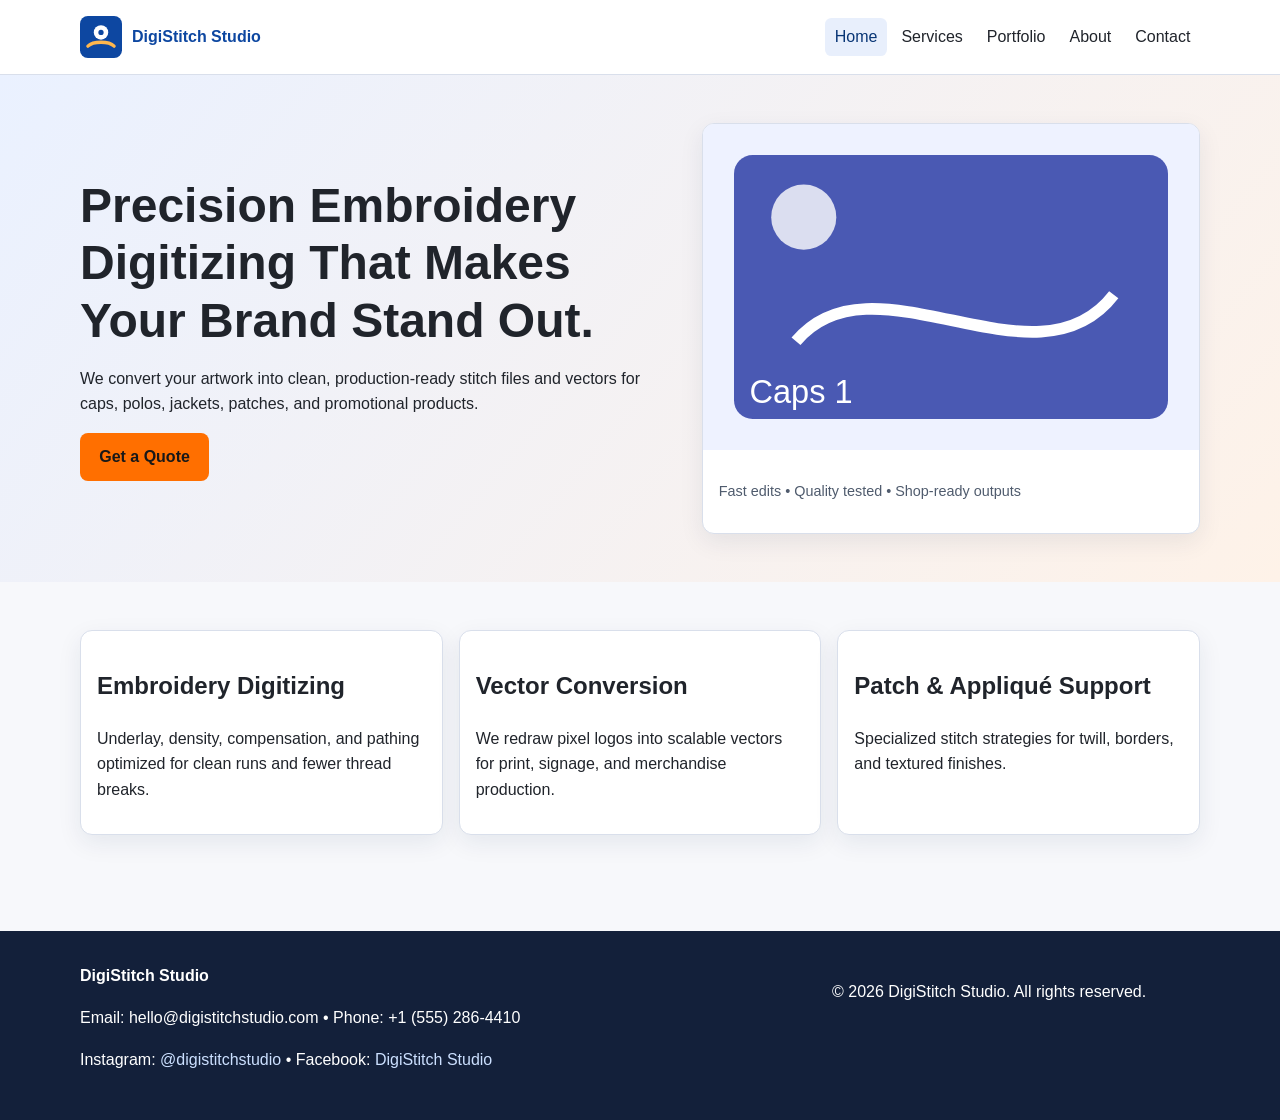
<file: index.html>
<!doctype html>
<html lang="en">
<head>
  <meta charset="UTF-8" />
  <meta name="viewport" content="width=device-width, initial-scale=1.0" />
  <title>DigiStitch Studio | Embroidery Digitizing & Vector Art Services</title>
  <meta name="description" content="DigiStitch Studio delivers fast embroidery digitizing, vector conversion, and custom patch-ready artwork for apparel brands and print shops." />
  <meta property="og:title" content="DigiStitch Studio | Digitizing and Vector Conversion" />
  <meta property="og:description" content="Premium embroidery files, vector art, and custom patch design with quick turnaround." />
  <meta property="og:type" content="website" />
  <meta property="og:url" content="https://example.com/" />
  <meta property="og:image" content="assets/images/portfolio-logo-1.svg" />
  <link rel="icon" type="image/svg+xml" href="assets/images/favicon.svg" />
  <link rel="stylesheet" href="assets/css/styles.css" />
</head>
<body>
  <header class="site-header">
    <div class="container header-inner">
      <a class="logo-wrap" href="index.html" aria-label="DigiStitch Studio home">
        <img src="assets/images/logo.svg" alt="DigiStitch Studio thread spool logo" />
        <span>DigiStitch Studio</span>
      </a>
      <button class="nav-toggle" data-nav-toggle aria-expanded="false" aria-label="Toggle site navigation">Menu</button>
      <nav class="main-nav" data-main-nav>
        <a class="active" href="index.html">Home</a>
        <a href="services.html">Services</a>
        <a href="portfolio.html">Portfolio</a>
        <a href="about.html">About</a>
        <a href="contact.html">Contact</a>
      </nav>
    </div>
  </header>

  <main>
    <section class="hero">
      <div class="container hero-grid">
        <div>
          <h1>Precision Embroidery Digitizing That Makes Your Brand Stand Out.</h1>
          <p>We convert your artwork into clean, production-ready stitch files and vectors for caps, polos, jackets, patches, and promotional products.</p>
          <a class="btn btn-primary" href="contact.html">Get a Quote</a>
        </div>
        <div class="card">
          <img src="assets/images/portfolio-caps-1.svg" alt="Sample cap embroidery design in thread colors" />
          <div class="card-body">
            <p class="meta">Fast edits • Quality tested • Shop-ready outputs</p>
          </div>
        </div>
      </div>
    </section>

    <section class="page-section">
      <div class="container card-grid">
        <article class="card"><div class="card-body"><h2>Embroidery Digitizing</h2><p>Underlay, density, compensation, and pathing optimized for clean runs and fewer thread breaks.</p></div></article>
        <article class="card"><div class="card-body"><h2>Vector Conversion</h2><p>We redraw pixel logos into scalable vectors for print, signage, and merchandise production.</p></div></article>
        <article class="card"><div class="card-body"><h2>Patch & Appliqué Support</h2><p>Specialized stitch strategies for twill, borders, and textured finishes.</p></div></article>
      </div>
    </section>
  </main>

  <footer class="site-footer">
    <div class="container footer-grid">
      <div>
        <strong>DigiStitch Studio</strong>
        <p>Email: hello@digistitchstudio.com • Phone: +1 (555) 286-4410</p>
        <p>Instagram: <a href="#">@digistitchstudio</a> • Facebook: <a href="#">DigiStitch Studio</a></p>
      </div>
      <p>© 2026 DigiStitch Studio. All rights reserved.</p>
    </div>
  </footer>

  <script src="assets/js/main.js"></script>
</body>
</html>
</file>
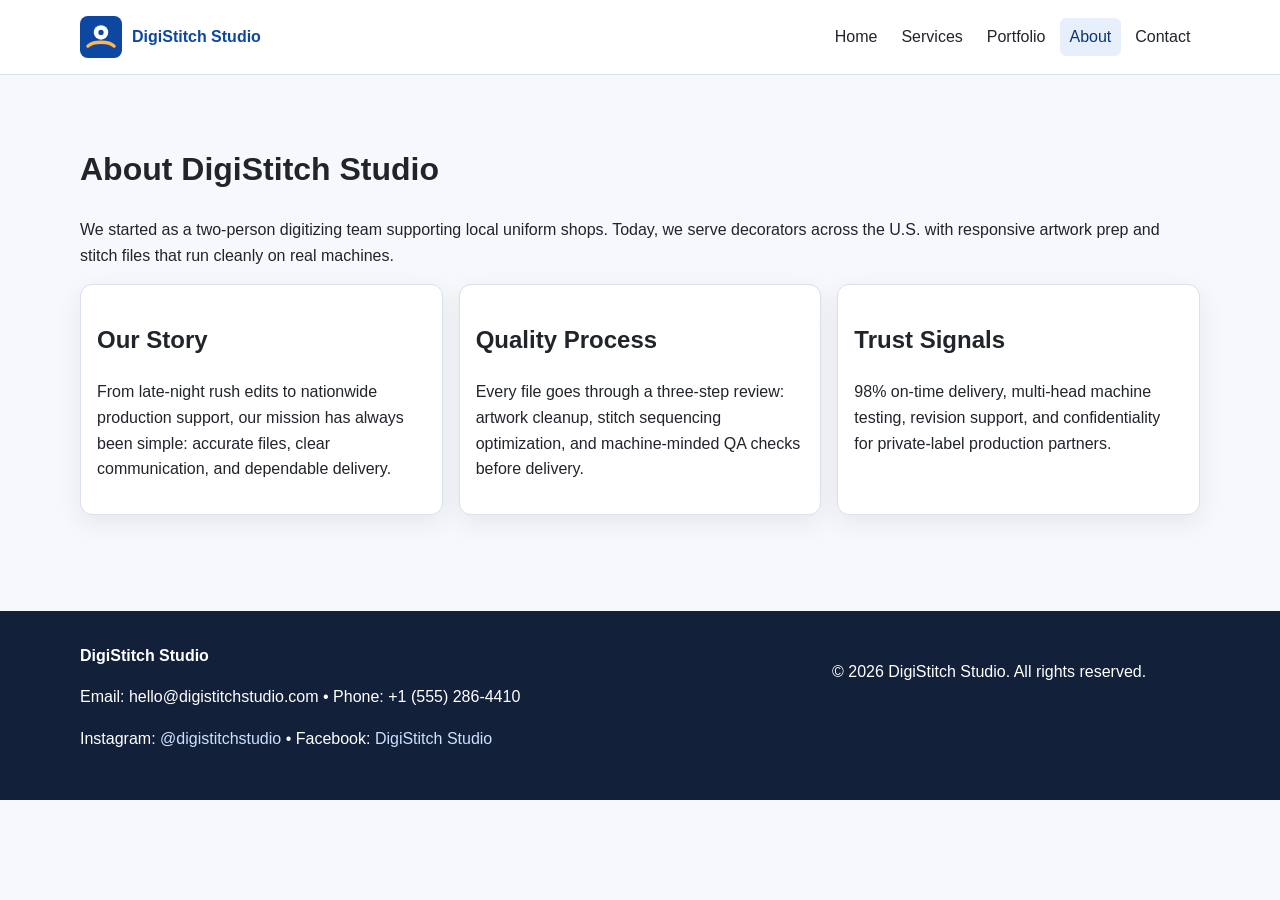
<file: about.html>
<!doctype html>
<html lang="en">
<head>
  <meta charset="UTF-8" />
  <meta name="viewport" content="width=device-width, initial-scale=1.0" />
  <title>About Us | DigiStitch Studio</title>
  <meta name="description" content="Learn about DigiStitch Studio's story, quality process, and trusted embroidery digitizing support for brands and decorators." />
  <link rel="icon" type="image/svg+xml" href="assets/images/favicon.svg" />
  <link rel="stylesheet" href="assets/css/styles.css" />
</head>
<body>
<header class="site-header"><div class="container header-inner"><a class="logo-wrap" href="index.html"><img src="assets/images/logo.svg" alt="DigiStitch Studio logo with spool and stitch line" /><span>DigiStitch Studio</span></a><button class="nav-toggle" data-nav-toggle aria-expanded="false">Menu</button><nav class="main-nav" data-main-nav><a href="index.html">Home</a><a href="services.html">Services</a><a href="portfolio.html">Portfolio</a><a class="active" href="about.html">About</a><a href="contact.html">Contact</a></nav></div></header>
<main class="page-section">
  <div class="container">
    <h1>About DigiStitch Studio</h1>
    <p>We started as a two-person digitizing team supporting local uniform shops. Today, we serve decorators across the U.S. with responsive artwork prep and stitch files that run cleanly on real machines.</p>
    <div class="card-grid">
      <article class="card"><div class="card-body"><h2>Our Story</h2><p>From late-night rush edits to nationwide production support, our mission has always been simple: accurate files, clear communication, and dependable delivery.</p></div></article>
      <article class="card"><div class="card-body"><h2>Quality Process</h2><p>Every file goes through a three-step review: artwork cleanup, stitch sequencing optimization, and machine-minded QA checks before delivery.</p></div></article>
      <article class="card"><div class="card-body"><h2>Trust Signals</h2><p>98% on-time delivery, multi-head machine testing, revision support, and confidentiality for private-label production partners.</p></div></article>
    </div>
  </div>
</main>
<footer class="site-footer"><div class="container footer-grid"><div><strong>DigiStitch Studio</strong><p>Email: hello@digistitchstudio.com • Phone: +1 (555) 286-4410</p><p>Instagram: <a href="#">@digistitchstudio</a> • Facebook: <a href="#">DigiStitch Studio</a></p></div><p>© 2026 DigiStitch Studio. All rights reserved.</p></div></footer>
<script src="assets/js/main.js"></script>
</body>
</html>
</file>
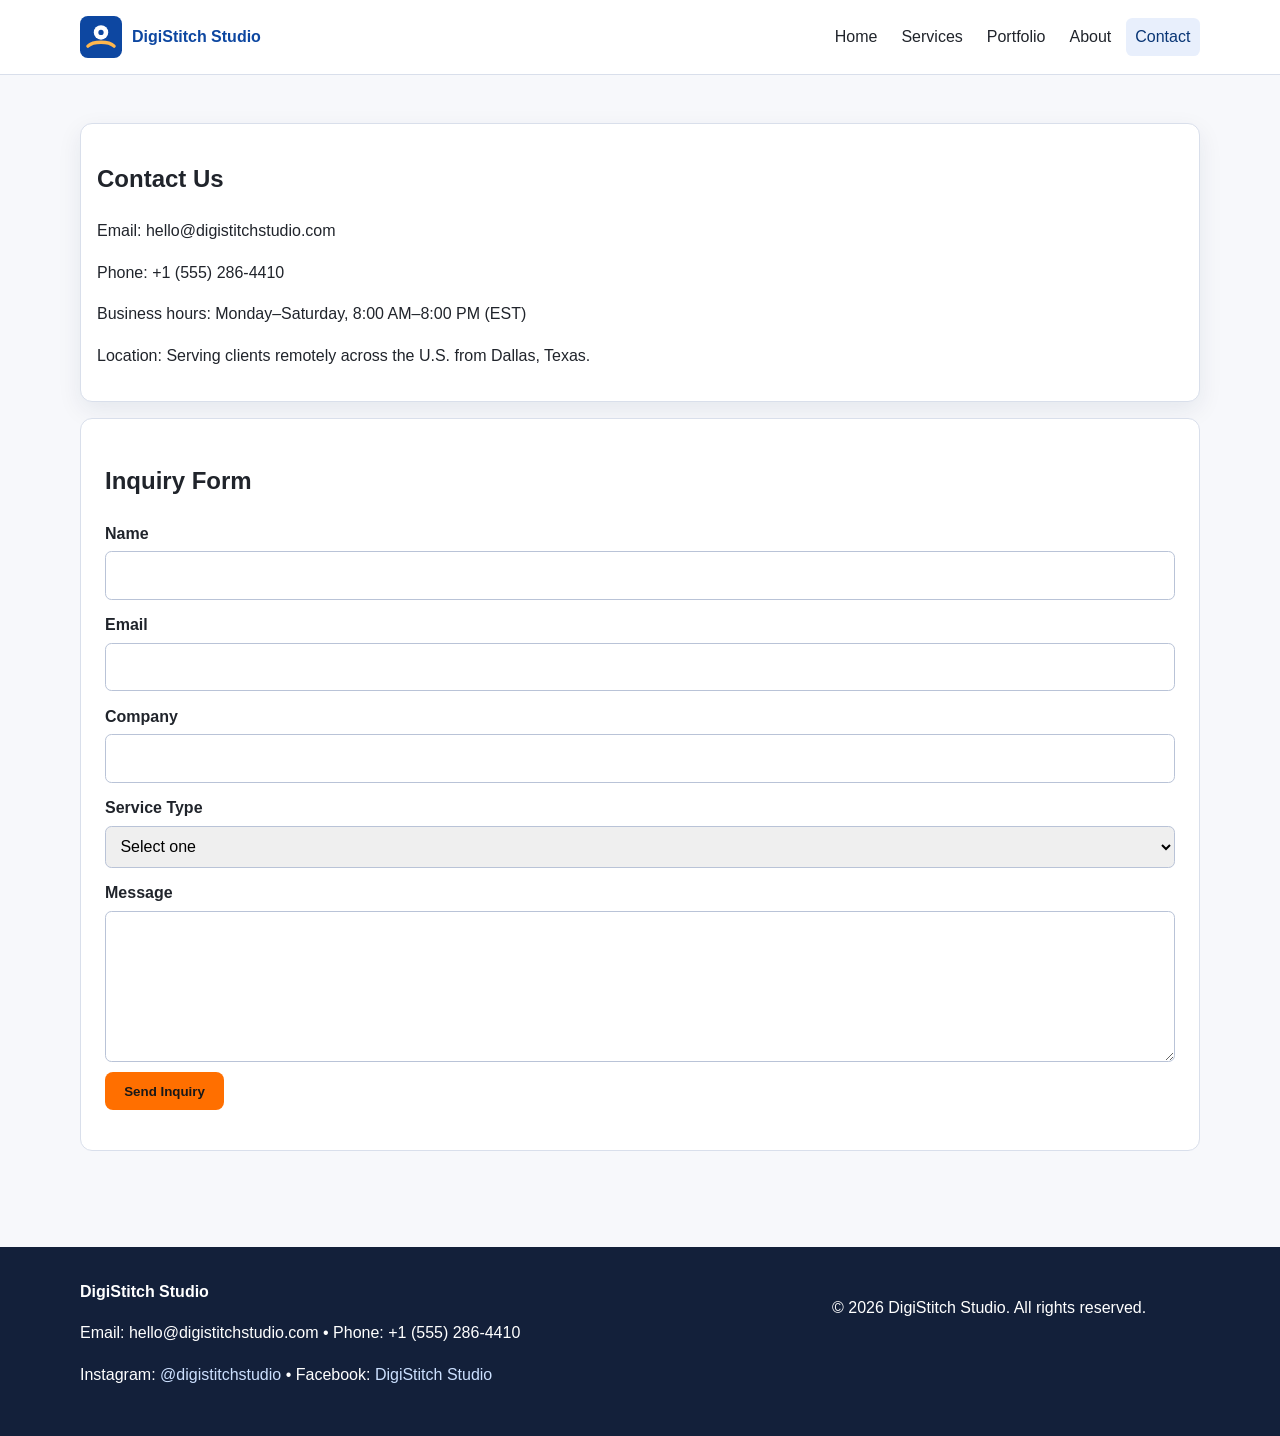
<file: contact.html>
<!doctype html>
<html lang="en">
<head>
  <meta charset="UTF-8" />
  <meta name="viewport" content="width=device-width, initial-scale=1.0" />
  <title>Contact | DigiStitch Studio</title>
  <meta name="description" content="Contact DigiStitch Studio for embroidery digitizing, vector conversion, and patch design inquiries. Request a quote today." />
  <link rel="icon" type="image/svg+xml" href="assets/images/favicon.svg" />
  <link rel="stylesheet" href="assets/css/styles.css" />
</head>
<body>
<header class="site-header"><div class="container header-inner"><a class="logo-wrap" href="index.html"><img src="assets/images/logo.svg" alt="DigiStitch Studio logo mark" /><span>DigiStitch Studio</span></a><button class="nav-toggle" data-nav-toggle aria-expanded="false">Menu</button><nav class="main-nav" data-main-nav><a href="index.html">Home</a><a href="services.html">Services</a><a href="portfolio.html">Portfolio</a><a href="about.html">About</a><a class="active" href="contact.html">Contact</a></nav></div></header>
<main class="page-section">
  <div class="container card-grid" style="grid-template-columns: 1fr;">
    <section class="card">
      <div class="card-body">
        <h1>Contact Us</h1>
        <p>Email: hello@digistitchstudio.com</p>
        <p>Phone: +1 (555) 286-4410</p>
        <p>Business hours: Monday–Saturday, 8:00 AM–8:00 PM (EST)</p>
        <p>Location: Serving clients remotely across the U.S. from Dallas, Texas.</p>
      </div>
    </section>
    <section>
      <form action="#" method="post" data-contact-form novalidate>
        <h2>Inquiry Form</h2>
        <label for="name">Name</label>
        <input id="name" name="name" type="text" autocomplete="name" required />
        <div class="error-text" data-error-for="name"></div>

        <label for="email">Email</label>
        <input id="email" name="email" type="email" autocomplete="email" required />
        <div class="error-text" data-error-for="email"></div>

        <label for="company">Company</label>
        <input id="company" name="company" type="text" autocomplete="organization" />

        <label for="service">Service Type</label>
        <select id="service" name="service" required>
          <option value="">Select one</option>
          <option value="digitizing">Embroidery Digitizing</option>
          <option value="vector">Vector Art Conversion</option>
          <option value="patch">Custom Patch Design</option>
        </select>
        <div class="error-text" data-error-for="service"></div>

        <label for="message">Message</label>
        <textarea id="message" name="message" rows="5" required></textarea>
        <div class="error-text" data-error-for="message"></div>

        <button class="btn btn-primary" type="submit">Send Inquiry</button>
        <p class="form-status" data-form-status aria-live="polite"></p>
      </form>
    </section>
  </div>
</main>
<footer class="site-footer"><div class="container footer-grid"><div><strong>DigiStitch Studio</strong><p>Email: hello@digistitchstudio.com • Phone: +1 (555) 286-4410</p><p>Instagram: <a href="#">@digistitchstudio</a> • Facebook: <a href="#">DigiStitch Studio</a></p></div><p>© 2026 DigiStitch Studio. All rights reserved.</p></div></footer>
<script src="assets/js/main.js"></script>
</body>
</html>
</file>
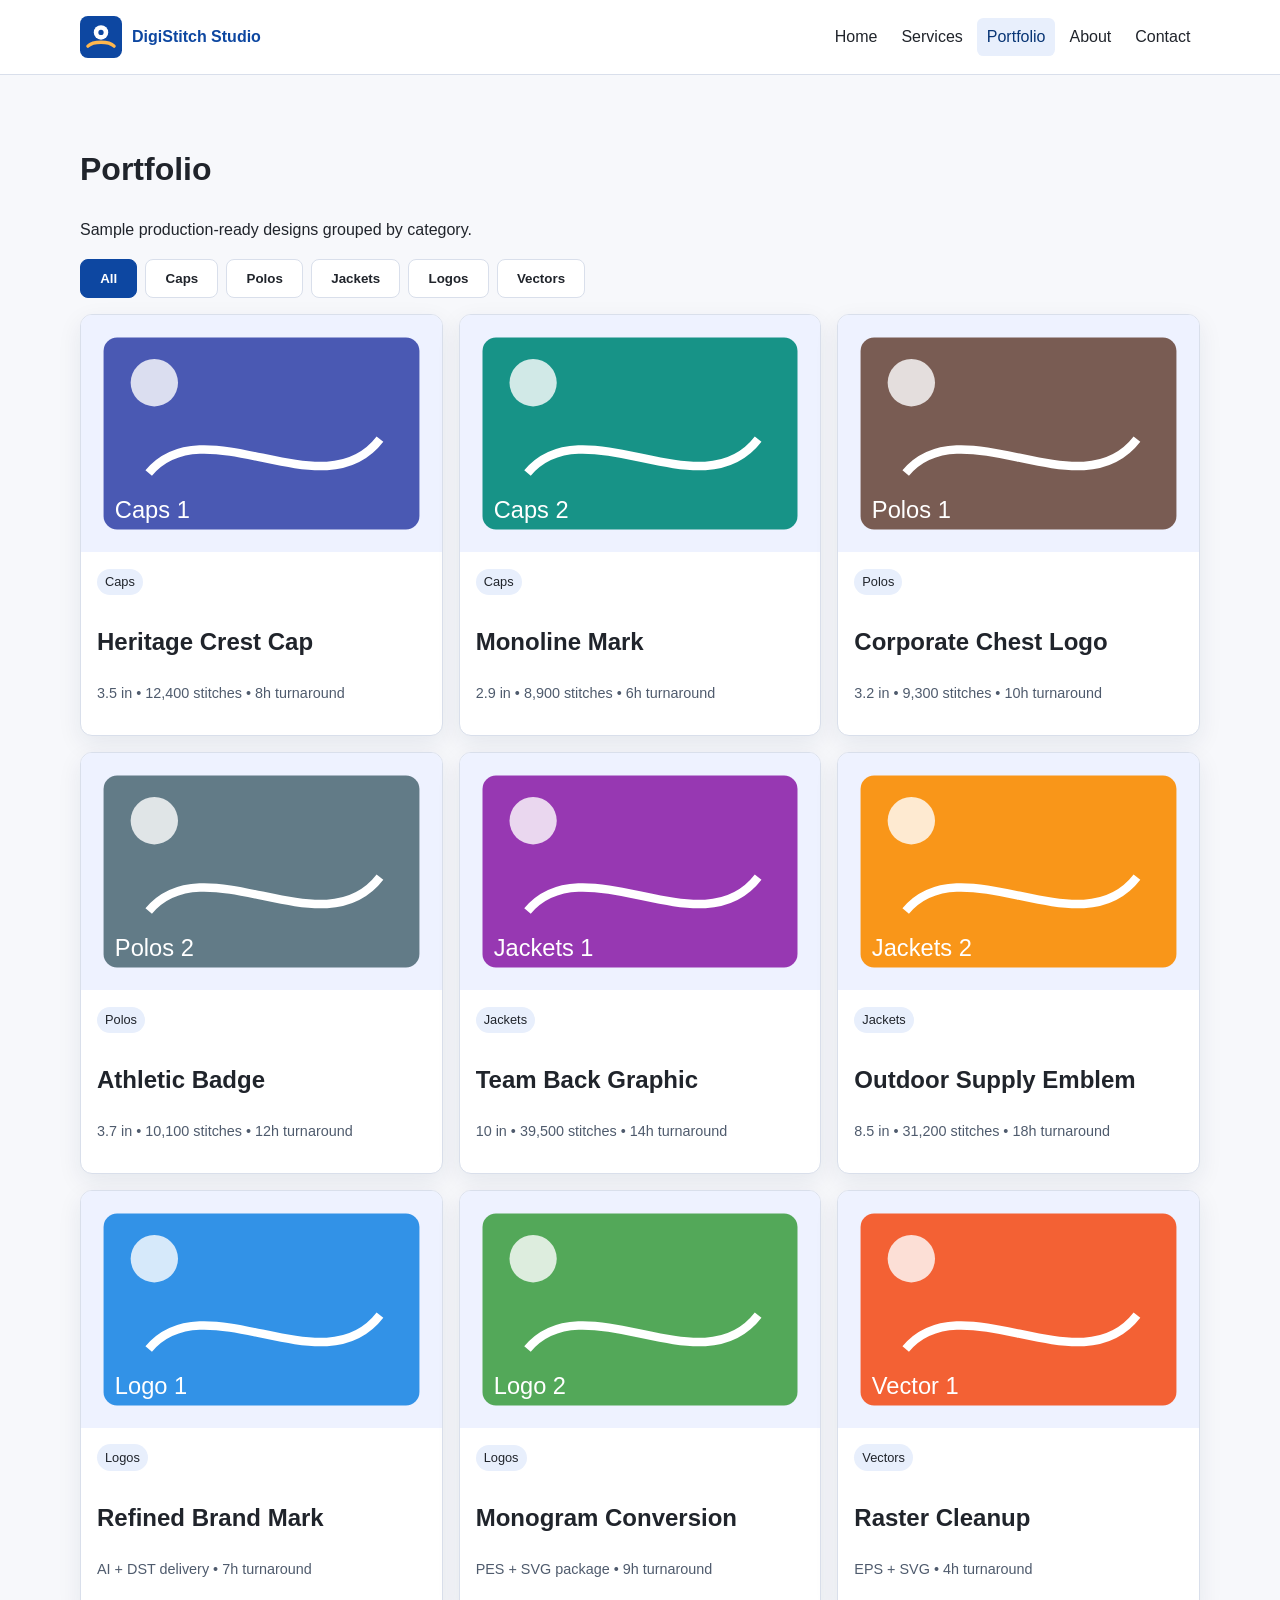
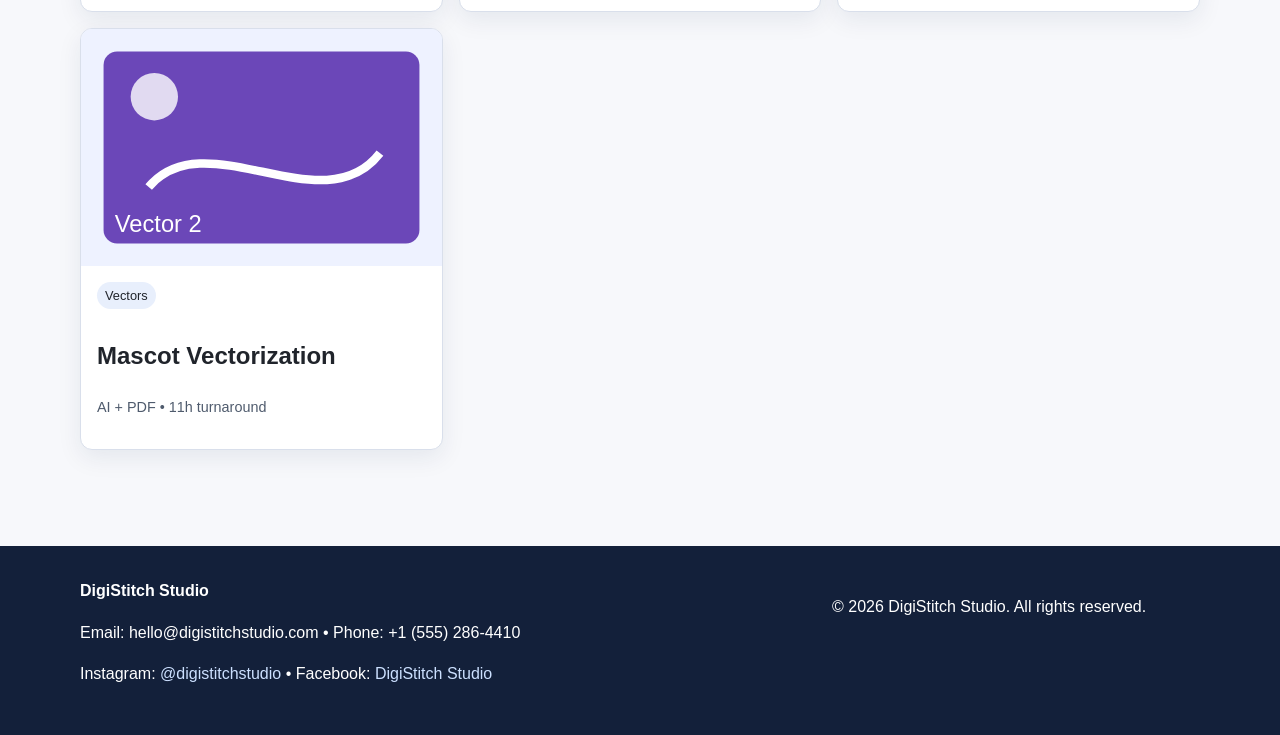
<file: portfolio.html>
<!doctype html>
<html lang="en">
<head>
  <meta charset="UTF-8" />
  <meta name="viewport" content="width=device-width, initial-scale=1.0" />
  <title>Portfolio | DigiStitch Studio</title>
  <meta name="description" content="Browse embroidery and vector samples from DigiStitch Studio, including caps, polos, jackets, logo files, and vector conversions." />
  <link rel="icon" type="image/svg+xml" href="assets/images/favicon.svg" />
  <link rel="stylesheet" href="assets/css/styles.css" />
</head>
<body>
<header class="site-header"><div class="container header-inner"><a class="logo-wrap" href="index.html"><img src="assets/images/logo.svg" alt="DigiStitch Studio logo symbol" /><span>DigiStitch Studio</span></a><button class="nav-toggle" data-nav-toggle aria-expanded="false">Menu</button><nav class="main-nav" data-main-nav><a href="index.html">Home</a><a href="services.html">Services</a><a class="active" href="portfolio.html">Portfolio</a><a href="about.html">About</a><a href="contact.html">Contact</a></nav></div></header>
<main class="page-section">
  <div class="container">
    <h1>Portfolio</h1>
    <p>Sample production-ready designs grouped by category.</p>
    <div class="filter-row" role="group" aria-label="Filter portfolio by category">
      <button class="btn filter-btn active" data-filter-btn data-filter="all">All</button>
      <button class="btn filter-btn" data-filter-btn data-filter="caps">Caps</button>
      <button class="btn filter-btn" data-filter-btn data-filter="polos">Polos</button>
      <button class="btn filter-btn" data-filter-btn data-filter="jackets">Jackets</button>
      <button class="btn filter-btn" data-filter-btn data-filter="logos">Logos</button>
      <button class="btn filter-btn" data-filter-btn data-filter="vectors">Vectors</button>
    </div>
    <section class="card-grid">
      <article class="card" data-portfolio-card data-category="caps"><img src="assets/images/portfolio-caps-1.svg" alt="Caps embroidery sample featuring bold crest logo" /><div class="card-body"><span class="tag">Caps</span><h2>Heritage Crest Cap</h2><p class="meta">3.5 in • 12,400 stitches • 8h turnaround</p></div></article>
      <article class="card" data-portfolio-card data-category="caps"><img src="assets/images/portfolio-caps-2.svg" alt="Structured hat front logo digitized sample" /><div class="card-body"><span class="tag">Caps</span><h2>Monoline Mark</h2><p class="meta">2.9 in • 8,900 stitches • 6h turnaround</p></div></article>
      <article class="card" data-portfolio-card data-category="polos"><img src="assets/images/portfolio-polos-1.svg" alt="Polo shirt chest logo embroidery sample" /><div class="card-body"><span class="tag">Polos</span><h2>Corporate Chest Logo</h2><p class="meta">3.2 in • 9,300 stitches • 10h turnaround</p></div></article>
      <article class="card" data-portfolio-card data-category="polos"><img src="assets/images/portfolio-polos-2.svg" alt="Performance polo branding stitch sample" /><div class="card-body"><span class="tag">Polos</span><h2>Athletic Badge</h2><p class="meta">3.7 in • 10,100 stitches • 12h turnaround</p></div></article>
      <article class="card" data-portfolio-card data-category="jackets"><img src="assets/images/portfolio-jackets-1.svg" alt="Jacket back embroidery patch style sample" /><div class="card-body"><span class="tag">Jackets</span><h2>Team Back Graphic</h2><p class="meta">10 in • 39,500 stitches • 14h turnaround</p></div></article>
      <article class="card" data-portfolio-card data-category="jackets"><img src="assets/images/portfolio-jackets-2.svg" alt="Heavyweight jacket embroidery logo sample" /><div class="card-body"><span class="tag">Jackets</span><h2>Outdoor Supply Emblem</h2><p class="meta">8.5 in • 31,200 stitches • 18h turnaround</p></div></article>
      <article class="card" data-portfolio-card data-category="logos"><img src="assets/images/portfolio-logo-1.svg" alt="Logo redesign and cleanup sample" /><div class="card-body"><span class="tag">Logos</span><h2>Refined Brand Mark</h2><p class="meta">AI + DST delivery • 7h turnaround</p></div></article>
      <article class="card" data-portfolio-card data-category="logos"><img src="assets/images/portfolio-logo-2.svg" alt="Minimal monogram logo digitized sample" /><div class="card-body"><span class="tag">Logos</span><h2>Monogram Conversion</h2><p class="meta">PES + SVG package • 9h turnaround</p></div></article>
      <article class="card" data-portfolio-card data-category="vectors"><img src="assets/images/portfolio-vector-1.svg" alt="Raster to vector conversion sample with clean curves" /><div class="card-body"><span class="tag">Vectors</span><h2>Raster Cleanup</h2><p class="meta">EPS + SVG • 4h turnaround</p></div></article>
      <article class="card" data-portfolio-card data-category="vectors"><img src="assets/images/portfolio-vector-2.svg" alt="Complex mascot vector conversion sample" /><div class="card-body"><span class="tag">Vectors</span><h2>Mascot Vectorization</h2><p class="meta">AI + PDF • 11h turnaround</p></div></article>
    </section>
  </div>
</main>
<footer class="site-footer"><div class="container footer-grid"><div><strong>DigiStitch Studio</strong><p>Email: hello@digistitchstudio.com • Phone: +1 (555) 286-4410</p><p>Instagram: <a href="#">@digistitchstudio</a> • Facebook: <a href="#">DigiStitch Studio</a></p></div><p>© 2026 DigiStitch Studio. All rights reserved.</p></div></footer>
<script src="assets/js/main.js"></script>
</body>
</html>
</file>
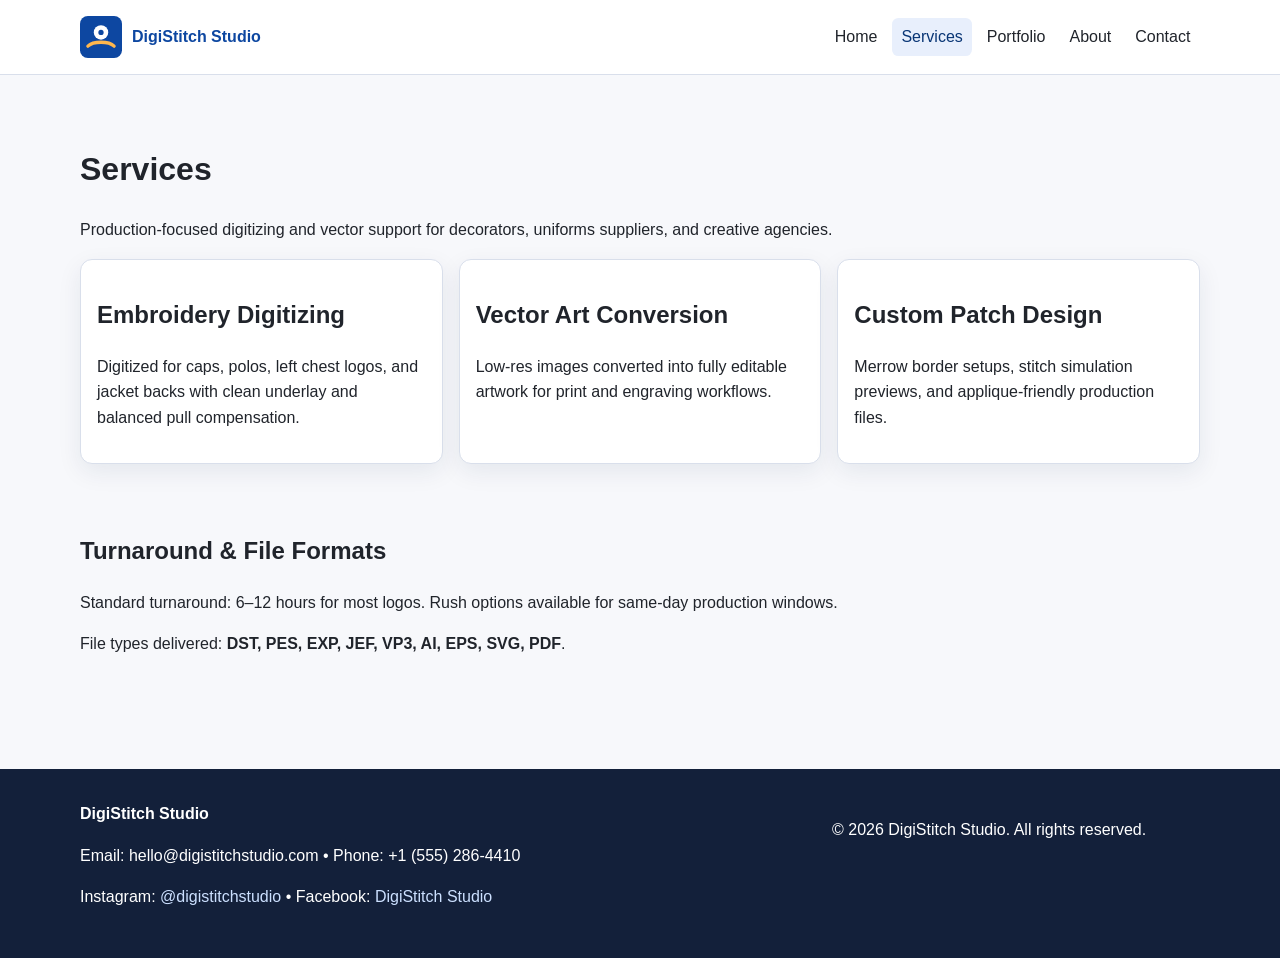
<file: services.html>
<!doctype html>
<html lang="en">
<head>
  <meta charset="UTF-8" />
  <meta name="viewport" content="width=device-width, initial-scale=1.0" />
  <title>Services | DigiStitch Studio</title>
  <meta name="description" content="Explore DigiStitch Studio services: embroidery digitizing, vector art conversion, custom patch design, and fast delivery in DST, PES, AI, EPS, and SVG formats." />
  <link rel="icon" type="image/svg+xml" href="assets/images/favicon.svg" />
  <link rel="stylesheet" href="assets/css/styles.css" />
</head>
<body>
  <header class="site-header"><div class="container header-inner"><a class="logo-wrap" href="index.html"><img src="assets/images/logo.svg" alt="DigiStitch Studio logo icon" /><span>DigiStitch Studio</span></a><button class="nav-toggle" data-nav-toggle aria-expanded="false">Menu</button><nav class="main-nav" data-main-nav><a href="index.html">Home</a><a class="active" href="services.html">Services</a><a href="portfolio.html">Portfolio</a><a href="about.html">About</a><a href="contact.html">Contact</a></nav></div></header>
  <main class="page-section">
    <div class="container">
      <h1>Services</h1>
      <p>Production-focused digitizing and vector support for decorators, uniforms suppliers, and creative agencies.</p>
      <div class="card-grid">
        <article class="card"><div class="card-body"><h2>Embroidery Digitizing</h2><p>Digitized for caps, polos, left chest logos, and jacket backs with clean underlay and balanced pull compensation.</p></div></article>
        <article class="card"><div class="card-body"><h2>Vector Art Conversion</h2><p>Low-res images converted into fully editable artwork for print and engraving workflows.</p></div></article>
        <article class="card"><div class="card-body"><h2>Custom Patch Design</h2><p>Merrow border setups, stitch simulation previews, and applique-friendly production files.</p></div></article>
      </div>
      <section class="page-section" style="padding-bottom:0;">
        <h2>Turnaround & File Formats</h2>
        <p>Standard turnaround: 6–12 hours for most logos. Rush options available for same-day production windows.</p>
        <p>File types delivered: <strong>DST, PES, EXP, JEF, VP3, AI, EPS, SVG, PDF</strong>.</p>
      </section>
    </div>
  </main>
  <footer class="site-footer"><div class="container footer-grid"><div><strong>DigiStitch Studio</strong><p>Email: hello@digistitchstudio.com • Phone: +1 (555) 286-4410</p><p>Instagram: <a href="#">@digistitchstudio</a> • Facebook: <a href="#">DigiStitch Studio</a></p></div><p>© 2026 DigiStitch Studio. All rights reserved.</p></div></footer>
  <script src="assets/js/main.js"></script>
</body>
</html>
</file>
<file: assets/css/styles.css>
:root {
  --color-bg: #f7f8fb;
  --color-surface: #ffffff;
  --color-primary: #0d47a1;
  --color-primary-dark: #083575;
  --color-accent: #ff6f00;
  --color-text: #20242b;
  --color-muted: #4f5b6d;
  --color-border: #d9dfeb;
  --radius: 0.75rem;
  --shadow: 0 8px 24px rgba(10, 33, 71, 0.08);
  --space-1: 0.5rem;
  --space-2: 1rem;
  --space-3: 1.5rem;
  --space-4: 2rem;
  --space-5: 3rem;
  --container: min(1120px, 92vw);
}

* { box-sizing: border-box; }

html, body {
  margin: 0;
  padding: 0;
  font-family: "Inter", "Segoe UI", Roboto, Arial, sans-serif;
  background: var(--color-bg);
  color: var(--color-text);
  line-height: 1.6;
}

img { max-width: 100%; display: block; }

a { color: var(--color-primary); text-decoration: none; }
a:hover { text-decoration: underline; }

.container { width: var(--container); margin: 0 auto; }

.site-header {
  position: sticky;
  top: 0;
  z-index: 1000;
  background: rgba(255, 255, 255, 0.95);
  backdrop-filter: blur(6px);
  border-bottom: 1px solid var(--color-border);
}

.header-inner {
  display: flex;
  align-items: center;
  justify-content: space-between;
  padding: var(--space-2) 0;
  gap: var(--space-2);
}

.logo-wrap { display: flex; align-items: center; gap: 0.625rem; font-weight: 700; }
.logo-wrap img { width: 42px; height: 42px; }

.nav-toggle {
  border: 1px solid var(--color-border);
  background: var(--color-surface);
  color: var(--color-primary);
  padding: 0.4rem 0.6rem;
  border-radius: 0.4rem;
}

.main-nav {
  display: none;
  flex-direction: column;
  gap: 0.4rem;
  width: 100%;
  padding-bottom: var(--space-2);
}

.main-nav.open { display: flex; }

.main-nav a {
  color: var(--color-text);
  padding: 0.4rem 0.6rem;
  border-radius: 0.4rem;
}

.main-nav a.active,
.main-nav a:hover {
  background: #e8effc;
  color: var(--color-primary-dark);
  text-decoration: none;
}

.hero {
  padding: var(--space-5) 0;
  background: linear-gradient(130deg, #eaf1ff, #fef2e8);
}

.hero-grid {
  display: grid;
  gap: var(--space-3);
}

.hero h1 { font-size: clamp(1.8rem, 4vw, 3rem); line-height: 1.2; margin: 0 0 var(--space-2); }

.btn {
  display: inline-block;
  border: 0;
  border-radius: 0.5rem;
  padding: 0.7rem 1.2rem;
  font-weight: 600;
  cursor: pointer;
}

.btn-primary {
  background: var(--color-accent);
  color: #181818;
}

.btn-primary:hover { background: #f57c00; text-decoration: none; }

.page-section { padding: var(--space-5) 0; }

.card-grid {
  display: grid;
  grid-template-columns: 1fr;
  gap: var(--space-2);
}

.card {
  background: var(--color-surface);
  border: 1px solid var(--color-border);
  border-radius: var(--radius);
  box-shadow: var(--shadow);
  overflow: hidden;
}

.card-body { padding: var(--space-2); }
.meta { color: var(--color-muted); font-size: 0.9rem; }
.tag { display: inline-block; padding: 0.2rem 0.5rem; background: #e8effc; border-radius: 999px; font-size: 0.8rem; margin-bottom: 0.5rem; }

.filter-row { display: flex; flex-wrap: wrap; gap: 0.5rem; margin-bottom: var(--space-2); }
.filter-btn { border: 1px solid var(--color-border); background: #fff; color: var(--color-text); }
.filter-btn.active { background: var(--color-primary); color: #fff; border-color: var(--color-primary); }

.site-footer {
  margin-top: var(--space-5);
  padding: var(--space-4) 0;
  background: #13203a;
  color: #fff;
}

.site-footer a { color: #cce0ff; }
.footer-grid { display: grid; gap: var(--space-2); }

form {
  background: var(--color-surface);
  border: 1px solid var(--color-border);
  border-radius: var(--radius);
  padding: var(--space-3);
}

label { display: block; font-weight: 600; margin-top: 0.8rem; }
input, select, textarea {
  width: 100%;
  margin-top: 0.3rem;
  border: 1px solid #b9c3d7;
  border-radius: 0.4rem;
  padding: 0.65rem;
  font: inherit;
}

input:focus, select:focus, textarea:focus, .btn:focus, a:focus, .nav-toggle:focus {
  outline: 3px solid #8bb0ff;
  outline-offset: 2px;
}

.error-text { color: #b00020; font-size: 0.85rem; margin-top: 0.2rem; }
.form-status { margin-top: var(--space-2); font-weight: 600; }
.form-status.success { color: #1b7f3a; }
.form-status.error { color: #b00020; }

@media (min-width: 760px) {
  .header-inner { padding: var(--space-2) 0; }
  .nav-toggle { display: none; }
  .main-nav {
    display: flex !important;
    flex-direction: row;
    width: auto;
    gap: 0.3rem;
    padding-bottom: 0;
  }
  .hero-grid { grid-template-columns: 1.2fr 1fr; align-items: center; }
  .card-grid { grid-template-columns: repeat(2, minmax(0, 1fr)); }
  .footer-grid { grid-template-columns: 2fr 1fr; }
}

@media (min-width: 1024px) {
  .card-grid { grid-template-columns: repeat(3, minmax(0, 1fr)); }
}
</file>
